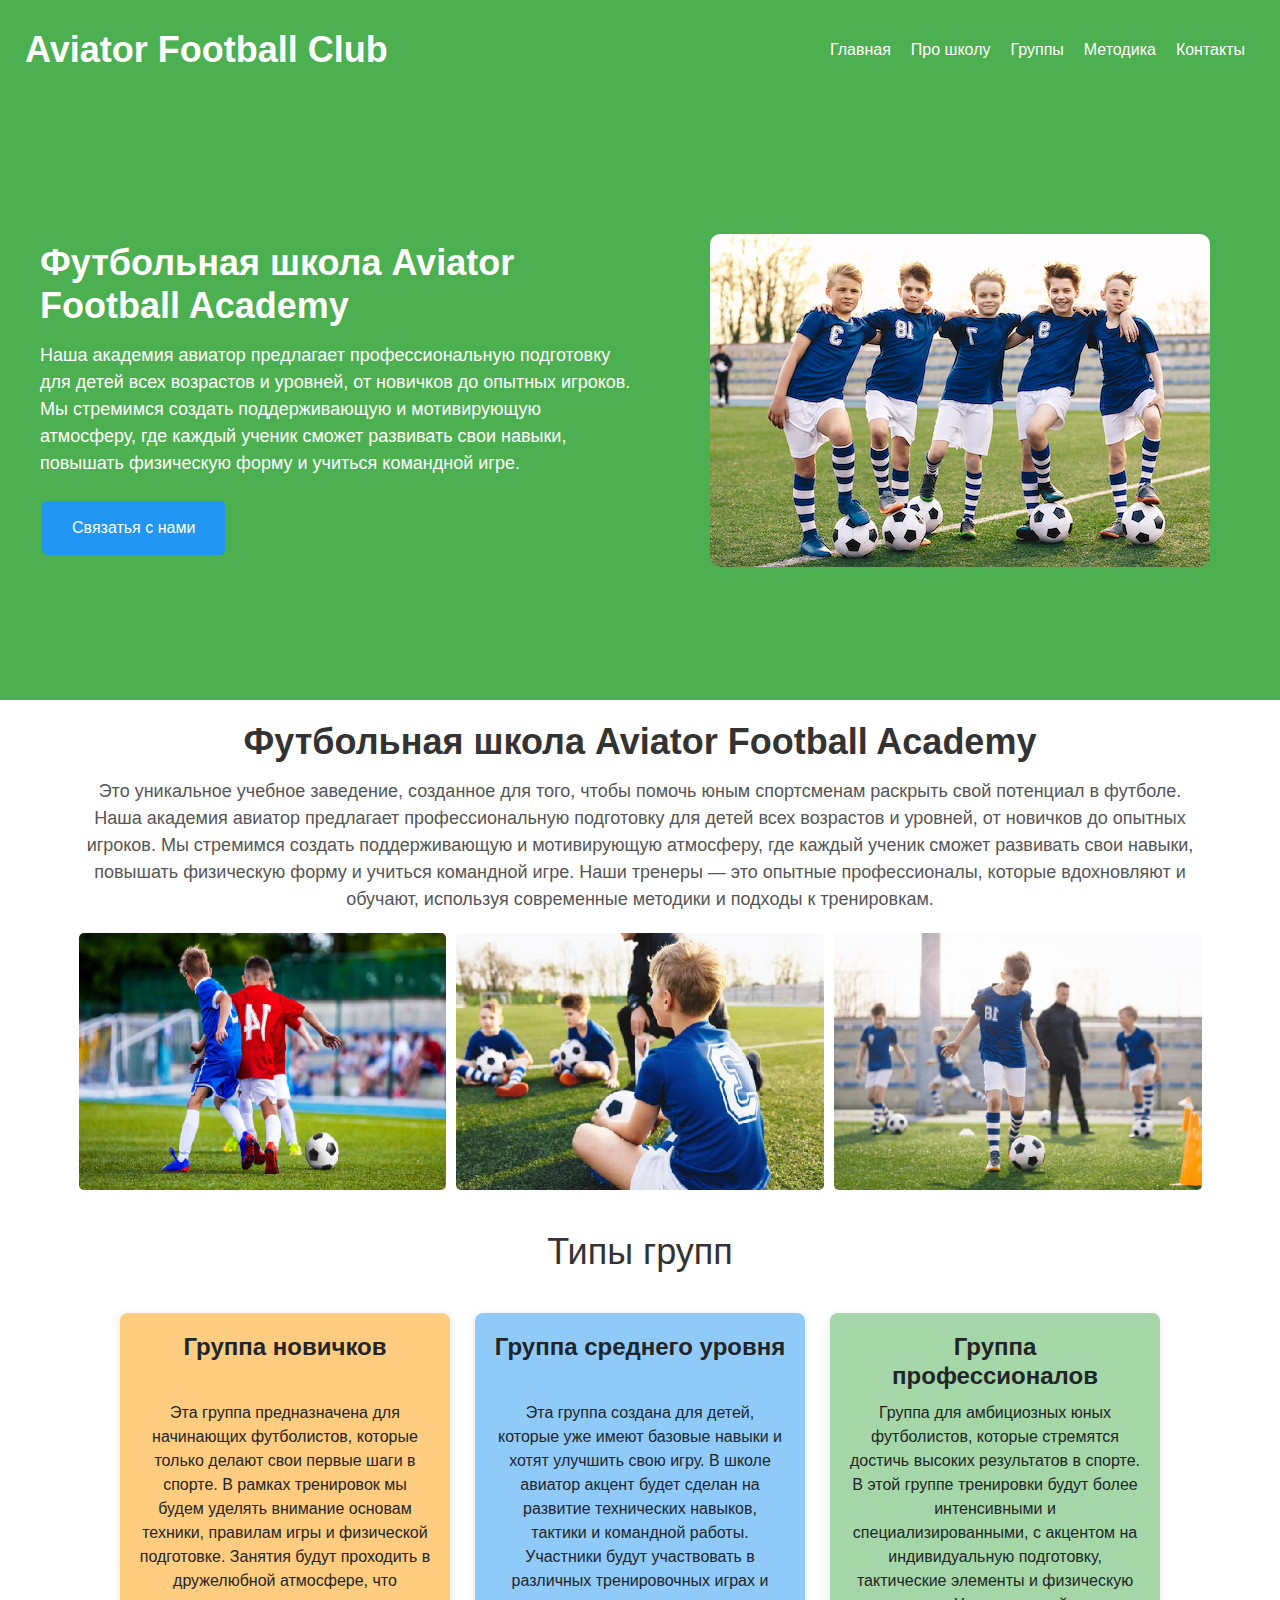
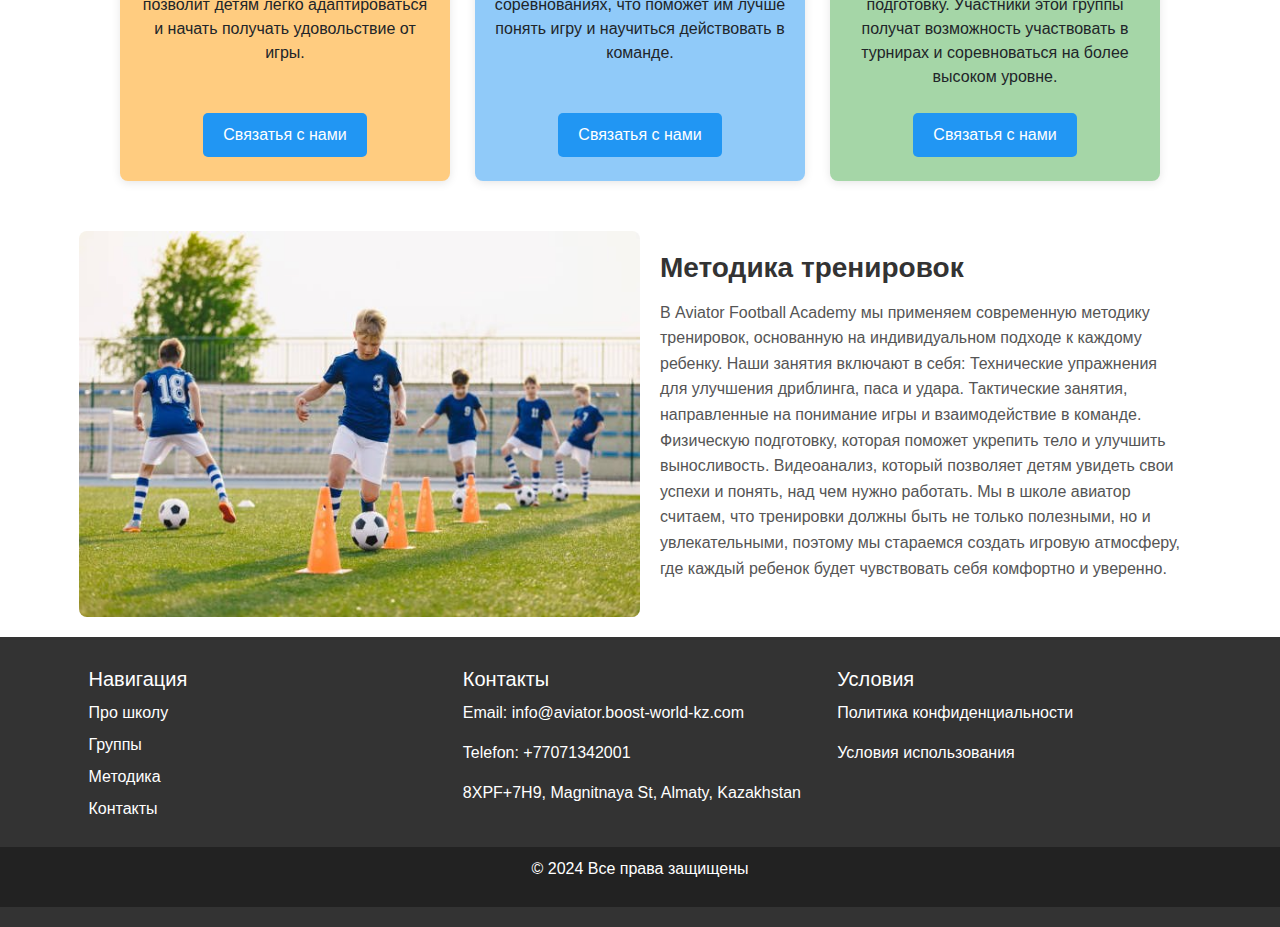
<file: index.html>
<!DOCTYPE html>
<html lang="ru">
<head>
    <meta charset="UTF-8">
    <meta name="viewport" content="width=device-width, initial-scale=1.0">
    <link rel="apple-touch-icon" sizes="180x180" href="favicon/apple-touch-icon.png">
    <link rel="icon" type="image/png" sizes="32x32" href="favicon/favicon-96x96.png">
    <link rel="manifest" href="favicon/site.webmanifest">
    <link rel="stylesheet" href="css/bootstrap.min.css">
    <link rel="stylesheet" href="css/style.css?v1">
    <meta name="description"
          content="Aviator – футбольная академия, ориентированная на молодых спортсменов, желающих улучшить свои навыки и достигать новых успехов. У нас работают профессиональные тренеры, обеспечивающие индивидуальный подход в дружелюбной атмосфере. Присоединяйтесь к нам, находите единомышленников и становитесь частью нашей футбольной семьи! ">
    <title>AVIATOR | Футбольная школа для юных игроков и будущих спортивных звезд</title>
</head>
<body>
<header class="header academy-header">
    <nav class="navbar navbar-expand-lg justify-content-between">
        <div class="logo academy-logo">
            <h1>Aviator Football Club</h1>
        </div>
        <button class="navbar-toggler" type="button" data-toggle="collapse" data-target="#navbarSupportedContent"
                aria-controls="navbarSupportedContent" aria-expanded="false" aria-label="Toggle navigation">
            <span class="toggler-icon"></span>
            <span class="toggler-icon"></span>
            <span class="toggler-icon"></span>
        </button>

        <div class="collapse navbar-collapse sub-menu-bar" id="navbarSupportedContent">
            <ul id="nav" class="navbar-nav align-items-center">
                <li><a href="index.html">Главная</a></li>
                <li><a href="#about">Про школу</a></li>
                <li><a href="#groups">Группы</a></li>
                <li><a href="#methods">Методика</a></li>
                <li><a href="#contacts">Контакты</a></li>
            </ul>
        </div>
    </nav>
</header>

<div class="academy-container">
    <div class="academy-content">
        <h2 class="academy-title">Футбольная школа Aviator Football Academy </h2>
        <p class="academy-text">Наша академия авиатор предлагает профессиональную подготовку для детей всех возрастов и
            уровней, от новичков до опытных игроков. Мы стремимся создать поддерживающую и мотивирующую атмосферу, где
            каждый ученик сможет развивать свои навыки, повышать физическую форму и учиться командной игре. </p>
        <a href="#contacts" class="academy-button">Связатья с нами</a>
    </div>
    <div class="academy-image" itemscope="" itemtype="http://schema.org/ImageObject">
        <meta itemprop="image" content="img/academy.jpg">
        <img loading="lazy" src="img/academy.jpg" alt="Academy Image">
    </div>
</div>

<div class="academy-about-container" id="about">
    <h2 class="academy-about-title">Футбольная школа Aviator Football Academy</h2>
    <p class="academy-about-text">
        Это уникальное учебное заведение, созданное для того, чтобы помочь юным спортсменам раскрыть свой потенциал в
        футболе. Наша академия авиатор предлагает профессиональную подготовку для детей всех возрастов и уровней, от
        новичков до опытных игроков. Мы стремимся создать поддерживающую и мотивирующую атмосферу, где каждый ученик
        сможет развивать свои навыки, повышать физическую форму и учиться командной игре. Наши тренеры — это опытные
        профессионалы, которые вдохновляют и обучают, используя современные методики и подходы к тренировкам.
    </p>
    <div class="academy-about-images" itemscope="" itemtype="http://schema.org/ImageObject">
        <meta itemprop="image" content="img/academy1.jpg">
        <img loading="lazy" src="img/academy1.jpg" alt="Image 1" class="academy-about-image">
        <meta itemprop="image" content="img/academy3.jpg">
        <img loading="lazy" src="img/academy3.jpg" alt="Image 2" class="academy-about-image">
        <meta itemprop="image" content="img/academy6.jpg">
        <img loading="lazy" src="img/academy6.png" alt="Image 3" class="academy-about-image">
    </div>
</div>

<div class="academy-plans-container" id="groups">
    <h2 class="academy-plans-title">Типы групп</h2>
    <div class="academy-plan-card" style="background-color: #FFCC80;">
        <h3 class="academy-plan-name">Группа новичков</h3>
        <p class="academy-plan-price">Эта группа предназначена для начинающих футболистов, которые только делают свои
            первые шаги в спорте. В рамках тренировок мы будем уделять внимание основам техники, правилам игры и
            физической подготовке. Занятия будут проходить в дружелюбной атмосфере, что позволит детям легко
            адаптироваться и начать получать удовольствие от игры.</p>

        <a href="#contacts" class="academy-plan-button">Связатья с нами</a>
    </div>
    <div class="academy-plan-card" style="background-color: #90CAF9;">
        <h3 class="academy-plan-name">Группа среднего уровня</h3>
        <p class="academy-plan-price">Эта группа создана для детей, которые уже имеют базовые навыки и хотят улучшить
            свою игру. В школе авиатор акцент будет сделан на развитие технических навыков, тактики и командной работы.
            Участники будут участвовать в различных тренировочных играх и соревнованиях, что поможет им лучше понять
            игру и научиться действовать в команде.</p>
        <a href="#contacts" class="academy-plan-button">Связатья с нами</a>
    </div>
    <div class="academy-plan-card" style="background-color: #A5D6A7;">
        <h3 class="academy-plan-name">Группа профессионалов</h3>
        <p class="academy-plan-price">Группа для амбициозных юных футболистов, которые стремятся достичь высоких
            результатов в спорте. В этой группе тренировки будут более интенсивными и специализированными, с акцентом на
            индивидуальную подготовку, тактические элементы и физическую подготовку. Участники этой группы получат
            возможность участвовать в турнирах и соревноваться на более высоком уровне.</p>
        <a href="#contacts" class="academy-plan-button">Связатья с нами</a>
    </div>
</div>

<div class="academy-info-container" id="methods" itemscope="" itemtype="http://schema.org/ImageObject">
    <meta itemprop="image" content="img/5.jpg">
    <img loading="lazy" src="img/5.jpg" alt="Nature" class="academy-info-image">
    <div class="academy-info-content">
        <h2 class="academy-info-title">Методика тренировок</h2>
        <p class="academy-info-text">
            В Aviator Football Academy мы применяем современную методику тренировок, основанную на индивидуальном
            подходе к каждому ребенку. Наши занятия включают в себя:

            Технические упражнения для улучшения дриблинга, паса и удара.
            Тактические занятия, направленные на понимание игры и взаимодействие в команде.
            Физическую подготовку, которая поможет укрепить тело и улучшить выносливость.
            Видеоанализ, который позволяет детям увидеть свои успехи и понять, над чем нужно работать. Мы в школе
            авиатор считаем, что тренировки должны быть не только полезными, но и увлекательными, поэтому мы стараемся
            создать игровую атмосферу, где каждый ребенок будет чувствовать себя комфортно и уверенно. </p>
    </div>
</div>

<footer class="academy-footer" id="contacts">
    <div class="academy-footer-container">
        <div class="academy-footer-section">
            <h3 class="academy-footer-title">Навигация</h3>
            <ul class="academy-footer-links">
                <li><a href="index.html">Про школу</a></li>
                <li><a href="#about">Группы</a></li>
                <li><a href="#methods">Методика</a></li>
                <li><a href="#contacts">Контакты</a></li>
            </ul>
        </div>
        <div class="academy-footer-section">
            <h3 class="academy-footer-title">Контакты</h3>
            <p>Email: info@aviator.boost-world-kz.com</p>
            <p>Telefon: +77071342001</p>
            <p>8XPF+7H9, Magnitnaya St, Almaty, Kazakhstan</p>
        </div>
        <div class="academy-footer-section">
            <h3 class="academy-footer-title">Условия</h3>
            <p><a href="policy.html" class="text-white">Политика конфиденциальности</a></p>
            <p><a href="terms.html" class="text-white">Условия использования</a></p>
        </div>
    </div>
    <div class="academy-footer-bottom">
        <p>© 2024 Все права защищены</p>
    </div>
</footer>

</body>
<script src="js/jquery-1.12.4.min.js"></script>
<script src="js/bootstrap.min.js"></script>
<script src="js/main.js"></script>
<script type="application/ld+json">
    {
        "@context": "https://schema.org",
        "@type": "Organization",
        "name": "AVIATOR | Футбольная школа для юных игроков и будущих спортивных звезд",
        "url": "",
        "logo": "/favicon/favicon.ico"
    }
</script>
<script type="application/ld+json">
    {
        "@context": "https://schema.org",
        "@type": "WPHeader",
        "headline": "AVIATOR | Футбольная школа для юных игроков и будущих спортивных звезд",
        "description": "Aviator – футбольная академия, ориентированная на молодых спортсменов, желающих улучшить свои навыки и достигать новых успехов. У нас работают профессиональные тренеры, обеспечивающие индивидуальный подход в дружелюбной атмосфере. Присоединяйтесь к нам, находите единомышленников и становитесь частью нашей футбольной семьи!",
        "url": "",
        "publisher": {
            "@type": "Organization",
            "name": "AVIATOR | Футбольная школа для юных игроков и будущих спортивных звезд",
            "logo": {
                "@type": "ImageObject",
                "url": "/favicon/favicon.ico"
            }
        }
    }
</script>
<script type="application/ld+json">
    {
        "@context": "https://schema.org",
        "@type": "WebPage",
        "name": "AVIATOR | Футбольная школа для юных игроков и будущих спортивных звезд",
        "description": "Aviator – футбольная академия, ориентированная на молодых спортсменов, желающих улучшить свои навыки и достигать новых успехов. У нас работают профессиональные тренеры, обеспечивающие индивидуальный подход в дружелюбной атмосфере. Присоединяйтесь к нам, находите единомышленников и становитесь частью нашей футбольной семьи!",
        "publisher": {
            "@type": "Organization",
            "name": "AVIATOR | Футбольная школа для юных игроков и будущих спортивных звезд"
        },
        "license": "A license document that applies to this content, typically indicated by URL"
    }
</script>
<script type="application/ld+json">
    {
        "@context": "https://schema.org",
        "@type": "SiteNavigationElement",
        "name": "Main Navigation",
        "url": "",
        "hasPart": [
            {
                "@type": "WebPage",
                "name": "Home",
                "url": ""
            },
            {
                "@type": "WebPage",
                "name": "Policy",
                "url": "/policy.html"
            },
            {
                "@type": "WebPage",
                "name": "Terms of Conditions",
                "url": "/terms.html"
            },
            {
                "@type": "WebPage",
                "name": "Disclaimer",
                "url": "/disclaimer.html"
            }
        ]
    }
</script>
</html>
</file>
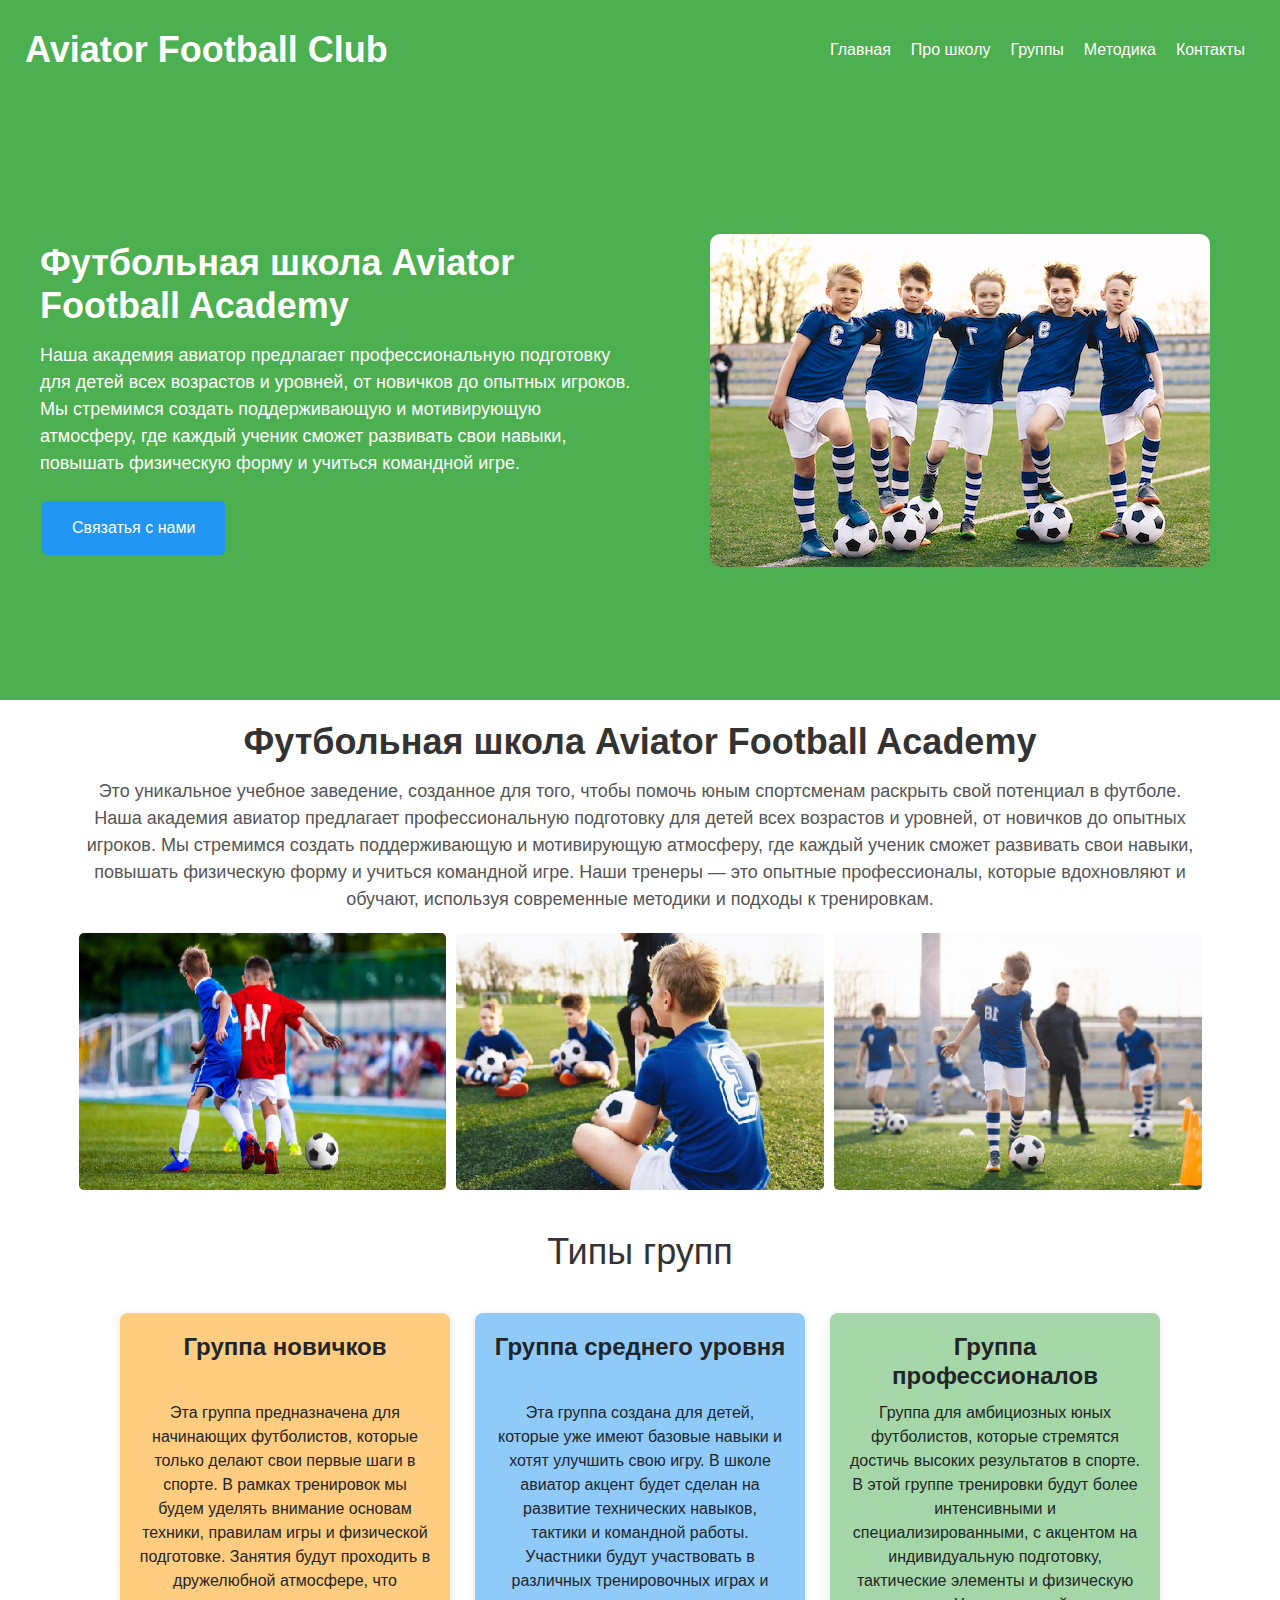
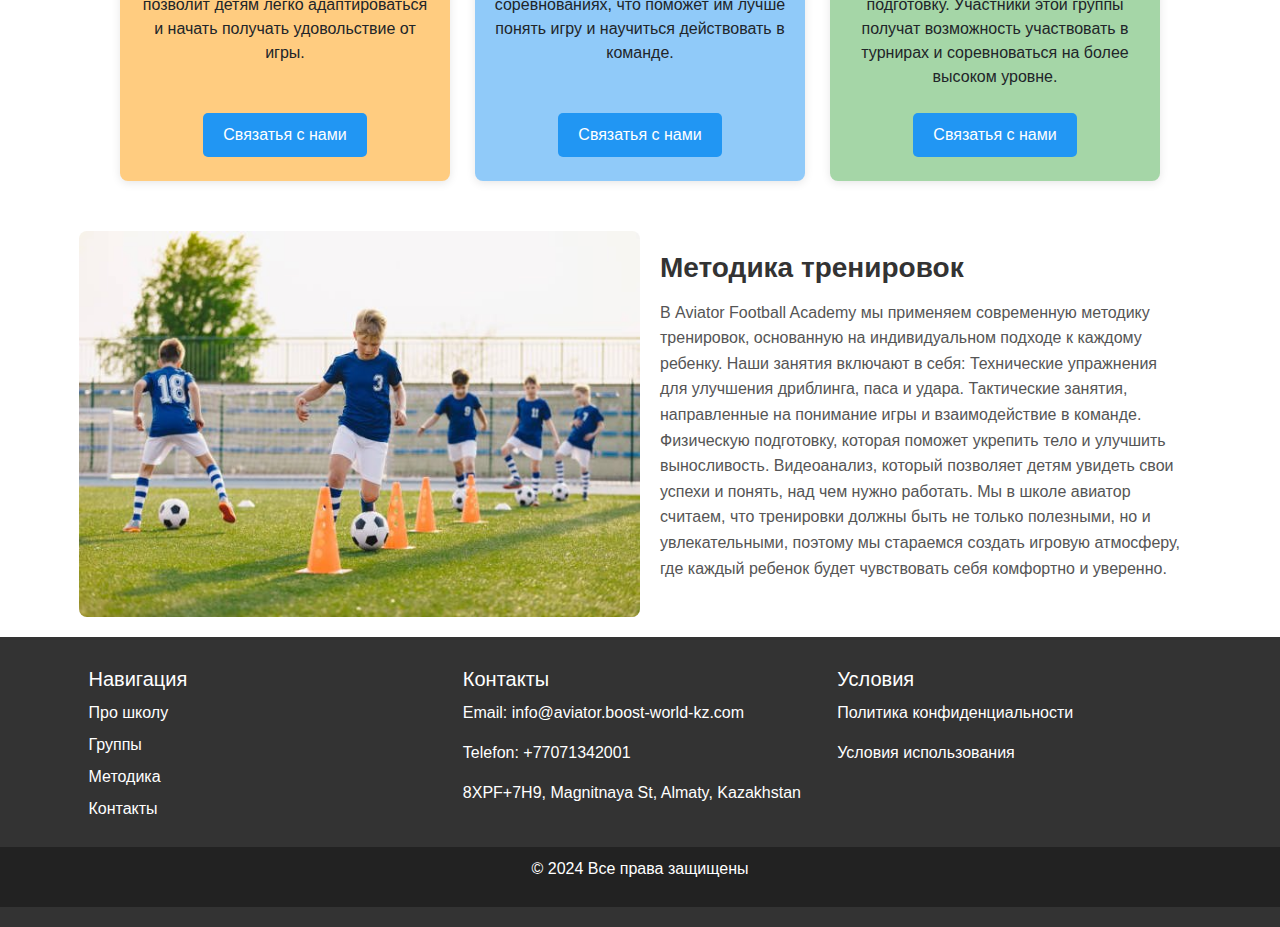
<file: index1.html>
<!DOCTYPE html>
<html lang="ru">
<head>
    <meta charset="UTF-8">
    <meta name="viewport" content="width=device-width, initial-scale=1.0">
    <link rel="apple-touch-icon" sizes="180x180" href="favicon/apple-touch-icon.png">
    <link rel="icon" type="image/png" sizes="32x32" href="favicon/favicon-96x96.png">
    <link rel="manifest" href="favicon/site.webmanifest">
    <link rel="stylesheet" href="css/bootstrap.min.css">
    <link rel="stylesheet" href="css/style.css?v1">
    <meta name="description"
          content="Aviator – футбольная академия, ориентированная на молодых спортсменов, желающих улучшить свои навыки и достигать новых успехов. У нас работают профессиональные тренеры, обеспечивающие индивидуальный подход в дружелюбной атмосфере. Присоединяйтесь к нам, находите единомышленников и становитесь частью нашей футбольной семьи! ">
    <title>AVIATOR | Футбольная школа для юных игроков и будущих спортивных звезд</title>
</head>
<body>
<div id="original">
    <div class="wrap__btn--PxHri--section">
        <div class="main__img--l83Xf--section"><img src="img/logo.svg" alt="Logo" class="logo-img">
            <h1>Вам уже 18 лет?</h1>
            <div class="button__header--0mbZF--element"><a href="#" class="button button-yes">Да</a><a href="#" class="button button-no">Нет</a>
            </div>
        </div>
    </div>
</div>
<header class="header academy-header">
    <nav class="navbar navbar-expand-lg justify-content-between">
        <div class="logo academy-logo">
            <h1>Aviator Football Club</h1>
        </div>
        <button class="navbar-toggler" type="button" data-toggle="collapse" data-target="#navbarSupportedContent"
                aria-controls="navbarSupportedContent" aria-expanded="false" aria-label="Toggle navigation">
            <span class="toggler-icon"></span>
            <span class="toggler-icon"></span>
            <span class="toggler-icon"></span>
        </button>

        <div class="collapse navbar-collapse sub-menu-bar" id="navbarSupportedContent">
            <ul id="nav" class="navbar-nav align-items-center">
                <li><a href="index.html">Главная</a></li>
                <li><a href="#about">Про школу</a></li>
                <li><a href="#groups">Группы</a></li>
                <li><a href="#methods">Методика</a></li>
                <li><a href="#contacts">Контакты</a></li>
            </ul>
        </div>
    </nav>
</header>

<div class="academy-container">
    <div class="academy-content">
        <h2 class="academy-title">Футбольная школа Aviator Football Academy </h2>
        <p class="academy-text">Наша академия авиатор предлагает профессиональную подготовку для детей всех возрастов и
            уровней, от новичков до опытных игроков. Мы стремимся создать поддерживающую и мотивирующую атмосферу, где
            каждый ученик сможет развивать свои навыки, повышать физическую форму и учиться командной игре. </p>
        <a href="#contacts" class="academy-button">Связатья с нами</a>
    </div>
    <div class="academy-image" itemscope="" itemtype="http://schema.org/ImageObject">
        <meta itemprop="image" content="img/academy.jpg">
        <img loading="lazy" src="img/academy.jpg" alt="Academy Image">
    </div>
</div>

<div class="academy-about-container" id="about">
    <h2 class="academy-about-title">Футбольная школа Aviator Football Academy</h2>
    <p class="academy-about-text">
        Это уникальное учебное заведение, созданное для того, чтобы помочь юным спортсменам раскрыть свой потенциал в
        футболе. Наша академия авиатор предлагает профессиональную подготовку для детей всех возрастов и уровней, от
        новичков до опытных игроков. Мы стремимся создать поддерживающую и мотивирующую атмосферу, где каждый ученик
        сможет развивать свои навыки, повышать физическую форму и учиться командной игре. Наши тренеры — это опытные
        профессионалы, которые вдохновляют и обучают, используя современные методики и подходы к тренировкам.
    </p>
    <div class="academy-about-images" itemscope="" itemtype="http://schema.org/ImageObject">
        <meta itemprop="image" content="img/academy1.jpg">
        <img loading="lazy" src="img/academy1.jpg" alt="Image 1" class="academy-about-image">
        <meta itemprop="image" content="img/academy3.jpg">
        <img loading="lazy" src="img/academy3.jpg" alt="Image 2" class="academy-about-image">
        <meta itemprop="image" content="img/academy6.jpg">
        <img loading="lazy" src="img/academy6.png" alt="Image 3" class="academy-about-image">
    </div>
</div>

<div class="academy-plans-container" id="groups">
    <h2 class="academy-plans-title">Типы групп</h2>
    <div class="academy-plan-card" style="background-color: #FFCC80;">
        <h3 class="academy-plan-name">Группа новичков</h3>
        <p class="academy-plan-price">Эта группа предназначена для начинающих футболистов, которые только делают свои
            первые шаги в спорте. В рамках тренировок мы будем уделять внимание основам техники, правилам игры и
            физической подготовке. Занятия будут проходить в дружелюбной атмосфере, что позволит детям легко
            адаптироваться и начать получать удовольствие от игры.</p>

        <a href="#contacts" class="academy-plan-button">Связатья с нами</a>
    </div>
    <div class="academy-plan-card" style="background-color: #90CAF9;">
        <h3 class="academy-plan-name">Группа среднего уровня</h3>
        <p class="academy-plan-price">Эта группа создана для детей, которые уже имеют базовые навыки и хотят улучшить
            свою игру. В школе авиатор акцент будет сделан на развитие технических навыков, тактики и командной работы.
            Участники будут участвовать в различных тренировочных играх и соревнованиях, что поможет им лучше понять
            игру и научиться действовать в команде.</p>
        <a href="#contacts" class="academy-plan-button">Связатья с нами</a>
    </div>
    <div class="academy-plan-card" style="background-color: #A5D6A7;">
        <h3 class="academy-plan-name">Группа профессионалов</h3>
        <p class="academy-plan-price">Группа для амбициозных юных футболистов, которые стремятся достичь высоких
            результатов в спорте. В этой группе тренировки будут более интенсивными и специализированными, с акцентом на
            индивидуальную подготовку, тактические элементы и физическую подготовку. Участники этой группы получат
            возможность участвовать в турнирах и соревноваться на более высоком уровне.</p>
        <a href="#contacts" class="academy-plan-button">Связатья с нами</a>
    </div>
</div>

<div class="academy-info-container" id="methods" itemscope="" itemtype="http://schema.org/ImageObject">
    <meta itemprop="image" content="img/5.jpg">
    <img loading="lazy" src="img/5.jpg" alt="Nature" class="academy-info-image">
    <div class="academy-info-content">
        <h2 class="academy-info-title">Методика тренировок</h2>
        <p class="academy-info-text">
            В Aviator Football Academy мы применяем современную методику тренировок, основанную на индивидуальном
            подходе к каждому ребенку. Наши занятия включают в себя:

            Технические упражнения для улучшения дриблинга, паса и удара.
            Тактические занятия, направленные на понимание игры и взаимодействие в команде.
            Физическую подготовку, которая поможет укрепить тело и улучшить выносливость.
            Видеоанализ, который позволяет детям увидеть свои успехи и понять, над чем нужно работать. Мы в школе
            авиатор считаем, что тренировки должны быть не только полезными, но и увлекательными, поэтому мы стараемся
            создать игровую атмосферу, где каждый ребенок будет чувствовать себя комфортно и уверенно. </p>
    </div>
</div>

<footer class="academy-footer" id="contacts">
    <div class="academy-footer-container">
        <div class="academy-footer-section">
            <h3 class="academy-footer-title">Навигация</h3>
            <ul class="academy-footer-links">
                <li><a href="index.html">Про школу</a></li>
                <li><a href="#about">Группы</a></li>
                <li><a href="#methods">Методика</a></li>
                <li><a href="#contacts">Контакты</a></li>
            </ul>
        </div>
        <div class="academy-footer-section">
            <h3 class="academy-footer-title">Контакты</h3>
            <p>Email: info@aviator.boost-world-kz.com</p>
            <p>Telefon: +77071342001</p>
            <p>8XPF+7H9, Magnitnaya St, Almaty, Kazakhstan</p>
        </div>
        <div class="academy-footer-section">
            <h3 class="academy-footer-title">Условия</h3>
            <p><a href="policy.html" class="text-white">Политика конфиденциальности</a></p>
            <p><a href="terms.html" class="text-white">Условия использования</a></p>
        </div>
    </div>
    <div class="academy-footer-bottom">
        <p>© 2024 Все права защищены</p>
    </div>
</footer>

</body>
<script src="js/jquery-1.12.4.min.js"></script>
<script src="js/bootstrap.min.js"></script>
<script src="js/main.js"></script>
<script type="application/ld+json">
    {
        "@context": "https://schema.org",
        "@type": "Organization",
        "name": "AVIATOR | Футбольная школа для юных игроков и будущих спортивных звезд",
        "url": "",
        "logo": "/favicon/favicon.ico"
    }
</script>
<script type="application/ld+json">
    {
        "@context": "https://schema.org",
        "@type": "WPHeader",
        "headline": "AVIATOR | Футбольная школа для юных игроков и будущих спортивных звезд",
        "description": "Aviator – футбольная академия, ориентированная на молодых спортсменов, желающих улучшить свои навыки и достигать новых успехов. У нас работают профессиональные тренеры, обеспечивающие индивидуальный подход в дружелюбной атмосфере. Присоединяйтесь к нам, находите единомышленников и становитесь частью нашей футбольной семьи!",
        "url": "",
        "publisher": {
            "@type": "Organization",
            "name": "AVIATOR | Футбольная школа для юных игроков и будущих спортивных звезд",
            "logo": {
                "@type": "ImageObject",
                "url": "/favicon/favicon.ico"
            }
        }
    }
</script>
<script type="application/ld+json">
    {
        "@context": "https://schema.org",
        "@type": "WebPage",
        "name": "AVIATOR | Футбольная школа для юных игроков и будущих спортивных звезд",
        "description": "Aviator – футбольная академия, ориентированная на молодых спортсменов, желающих улучшить свои навыки и достигать новых успехов. У нас работают профессиональные тренеры, обеспечивающие индивидуальный подход в дружелюбной атмосфере. Присоединяйтесь к нам, находите единомышленников и становитесь частью нашей футбольной семьи!",
        "publisher": {
            "@type": "Organization",
            "name": "AVIATOR | Футбольная школа для юных игроков и будущих спортивных звезд"
        },
        "license": "A license document that applies to this content, typically indicated by URL"
    }
</script>
<script type="application/ld+json">
    {
        "@context": "https://schema.org",
        "@type": "SiteNavigationElement",
        "name": "Main Navigation",
        "url": "",
        "hasPart": [
            {
                "@type": "WebPage",
                "name": "Home",
                "url": ""
            },
            {
                "@type": "WebPage",
                "name": "Policy",
                "url": "/policy.html"
            },
            {
                "@type": "WebPage",
                "name": "Terms of Conditions",
                "url": "/terms.html"
            },
            {
                "@type": "WebPage",
                "name": "Disclaimer",
                "url": "/disclaimer.html"
            }
        ]
    }
</script>
</html>
</file>
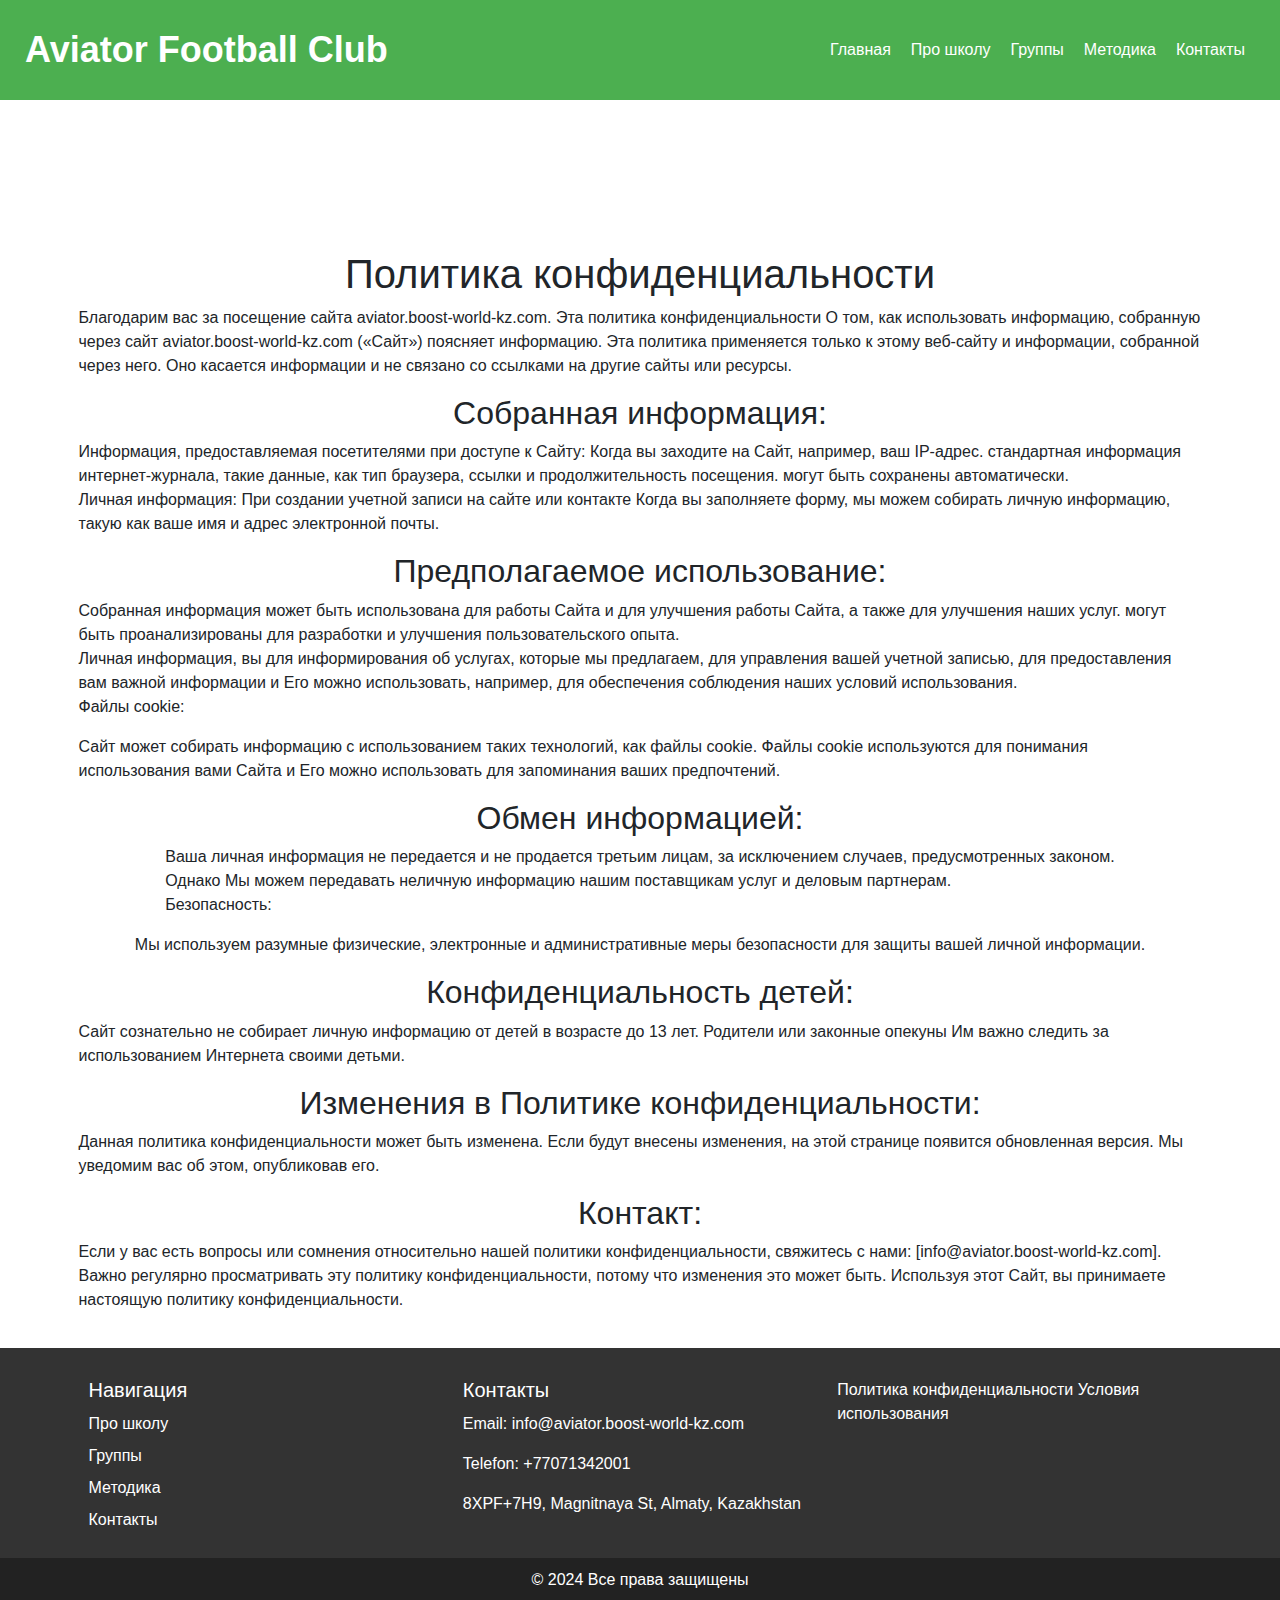
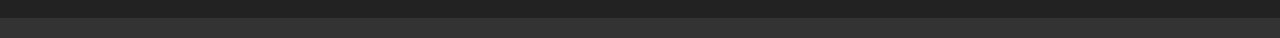
<file: policy.html>
<!DOCTYPE html>
<html lang="ru">
<head>
    <meta charset="UTF-8">
    <meta name="viewport" content="width=device-width, initial-scale=1.0">
    <link rel="apple-touch-icon" sizes="180x180" href="favicon/apple-touch-icon.png">
    <link rel="icon" type="image/png" sizes="32x32" href="favicon/favicon-96x96.png">
    <link rel="manifest" href="favicon/site.webmanifest">
    <link rel="stylesheet" href="css/bootstrap.min.css">
    <link rel="stylesheet" href="css/style.css?v1">
    <meta name="description"
          content="Aviator – футбольная академия, ориентированная на молодых спортсменов, желающих улучшить свои навыки и достигать новых успехов. У нас работают профессиональные тренеры, обеспечивающие индивидуальный подход в дружелюбной атмосфере. Присоединяйтесь к нам, находите единомышленников и становитесь частью нашей футбольной семьи! ">
    <title>AVIATOR | Футбольная школа для юных игроков и будущих спортивных звезд</title>
</head>
<body>
<header class="header academy-header">
    <nav class="navbar navbar-expand-lg justify-content-between">
        <div class="logo academy-logo">
            <h1>Aviator Football Club</h1>
        </div>
        <button class="navbar-toggler" type="button" data-toggle="collapse" data-target="#navbarSupportedContent"
                aria-controls="navbarSupportedContent" aria-expanded="false" aria-label="Toggle navigation">
            <span class="toggler-icon"></span>
            <span class="toggler-icon"></span>
            <span class="toggler-icon"></span>
        </button>

        <div class="collapse navbar-collapse sub-menu-bar" id="navbarSupportedContent">
            <ul id="nav" class="navbar-nav align-items-center">
                <li><a href="index.html">Главная</a></li>
                <li><a href="index.html#about">Про школу</a></li>
                <li><a href="index.html#groups">Группы</a></li>
                <li><a href="index.html#methods">Методика</a></li>
                <li><a href="#contacts">Контакты</a></li>
            </ul>
        </div>
    </nav>
</header>

<div class="academy-about-container policy">
    <h1>Политика конфиденциальности</h1>
    <p>Благодарим вас за посещение сайта aviator.boost-world-kz.com. Эта политика конфиденциальности
        О том, как использовать информацию, собранную через сайт aviator.boost-world-kz.com («Сайт»)
        поясняет информацию. Эта политика применяется только к этому веб-сайту и информации, собранной через
        него.
        Оно касается информации и не связано со ссылками на другие сайты или ресурсы.</p>
    <h2>
        Собранная информация:</h2>
    <p>
        Информация, предоставляемая посетителями при доступе к Сайту: Когда вы заходите на Сайт, например, ваш
        IP-адрес.
        стандартная информация интернет-журнала, такие данные, как тип браузера, ссылки и продолжительность
        посещения.
        могут быть сохранены автоматически.<br>Личная информация: При создании учетной записи на сайте или
        контакте
        Когда вы заполняете форму, мы можем собирать личную информацию, такую ​​как ваше имя и адрес электронной
        почты.<br>
    </p>
    <h2>Предполагаемое использование:</h2>
    <p>
        Собранная информация может быть использована для работы Сайта и для улучшения работы Сайта, а также для
        улучшения наших услуг.
        могут быть проанализированы для разработки и улучшения пользовательского опыта.<br>Личная информация, вы
        для информирования об услугах, которые мы предлагаем, для управления вашей учетной записью, для
        предоставления вам важной информации и
        Его можно использовать, например, для обеспечения соблюдения наших условий использования.<br>Файлы
        cookie:</p>
    <p>
        Сайт может собирать информацию с использованием таких технологий, как файлы cookie. Файлы cookie
        используются для понимания использования вами Сайта и
        Его можно использовать для запоминания ваших предпочтений.<br></p>
    <h2>Обмен информацией:</h2>
    <p>
        Ваша личная информация не передается и не продается третьим лицам, за исключением случаев,
        предусмотренных законом.<br>Однако
        Мы можем передавать неличную информацию нашим поставщикам услуг и деловым партнерам.<br>Безопасность:
    </p>
    <p>
        Мы используем разумные физические, электронные и административные меры безопасности для защиты вашей
        личной информации.<br></p>
    <h2>Конфиденциальность детей:</h2>
    <p>
        Сайт сознательно не собирает личную информацию от детей в возрасте до 13 лет. Родители или законные
        опекуны
        Им важно следить за использованием Интернета своими детьми.<br></p>
    <h2>Изменения в Политике конфиденциальности:</h2>
    <p>
        Данная политика конфиденциальности может быть изменена. Если будут внесены изменения, на этой странице
        появится обновленная версия.
        Мы уведомим вас об этом, опубликовав его.<br></p>
    <h2>Контакт:</h2>
    <p>
        Если у вас есть вопросы или сомнения относительно нашей политики конфиденциальности, свяжитесь с нами:
        [info@aviator.boost-world-kz.com].<br>Важно регулярно просматривать эту политику конфиденциальности, потому что
        изменения
        это может быть. Используя этот Сайт, вы принимаете настоящую политику конфиденциальности.</p>
</div>

<footer class="academy-footer" id="contacts">
    <div class="academy-footer-container">
        <div class="academy-footer-section">
            <h3 class="academy-footer-title">Навигация</h3>
            <ul class="academy-footer-links">
                <li><a href="index.html">Про школу</a></li>
                <li><a href="index.html#about">Группы</a></li>
                <li><a href="index.html#methods">Методика</a></li>
                <li><a href="#contacts">Контакты</a></li>
            </ul>
        </div>
        <div class="academy-footer-section">
            <h3 class="academy-footer-title">Контакты</h3>
            <p>Email: info@aviator.boost-world-kz.com</p>
            <p>Telefon: +77071342001</p>
            <p>8XPF+7H9, Magnitnaya St, Almaty, Kazakhstan</p>
        </div>
        <div class="academy-footer-section">
            <a href="policy.html" class="text-white">Политика конфиденциальности</a>
            <a href="terms.html" class="text-white">Условия использования</a>
        </div>
    </div>
    <div class="academy-footer-bottom">
        <p>© 2024 Все права защищены</p>
    </div>
</footer>

</body>
<script src="js/jquery-1.12.4.min.js"></script>
<script src="js/bootstrap.min.js"></script>
<script src="js/main.js"></script>
<script type="application/ld+json">
    {
        "@context": "https://schema.org",
        "@type": "Organization",
        "name": "AVIATOR | Футбольная школа для юных игроков и будущих спортивных звезд",
        "url": "",
        "logo": "/favicon/favicon.ico"
    }
</script>
<script type="application/ld+json">
    {
        "@context": "https://schema.org",
        "@type": "WPHeader",
        "headline": "AVIATOR | Футбольная школа для юных игроков и будущих спортивных звезд",
        "description": "Aviator – футбольная академия, ориентированная на молодых спортсменов, желающих улучшить свои навыки и достигать новых успехов. У нас работают профессиональные тренеры, обеспечивающие индивидуальный подход в дружелюбной атмосфере. Присоединяйтесь к нам, находите единомышленников и становитесь частью нашей футбольной семьи!",
        "url": "",
        "publisher": {
            "@type": "Organization",
            "name": "AVIATOR | Футбольная школа для юных игроков и будущих спортивных звезд",
            "logo": {
                "@type": "ImageObject",
                "url": "/favicon/favicon.ico"
            }
        }
    }
</script>
<script type="application/ld+json">
    {
        "@context": "https://schema.org",
        "@type": "WebPage",
        "name": "AVIATOR | Футбольная школа для юных игроков и будущих спортивных звезд",
        "description": "Aviator – футбольная академия, ориентированная на молодых спортсменов, желающих улучшить свои навыки и достигать новых успехов. У нас работают профессиональные тренеры, обеспечивающие индивидуальный подход в дружелюбной атмосфере. Присоединяйтесь к нам, находите единомышленников и становитесь частью нашей футбольной семьи!",
        "publisher": {
            "@type": "Organization",
            "name": "AVIATOR | Футбольная школа для юных игроков и будущих спортивных звезд"
        },
        "license": "A license document that applies to this content, typically indicated by URL"
    }
</script>
<script type="application/ld+json">
    {
        "@context": "https://schema.org",
        "@type": "SiteNavigationElement",
        "name": "Main Navigation",
        "url": "",
        "hasPart": [
            {
                "@type": "WebPage",
                "name": "Home",
                "url": ""
            },
            {
                "@type": "WebPage",
                "name": "Policy",
                "url": "/policy.html"
            },
            {
                "@type": "WebPage",
                "name": "Terms of Conditions",
                "url": "/terms.html"
            },
            {
                "@type": "WebPage",
                "name": "Disclaimer",
                "url": "/disclaimer.html"
            }
        ]
    }
</script>
</html>
</file>
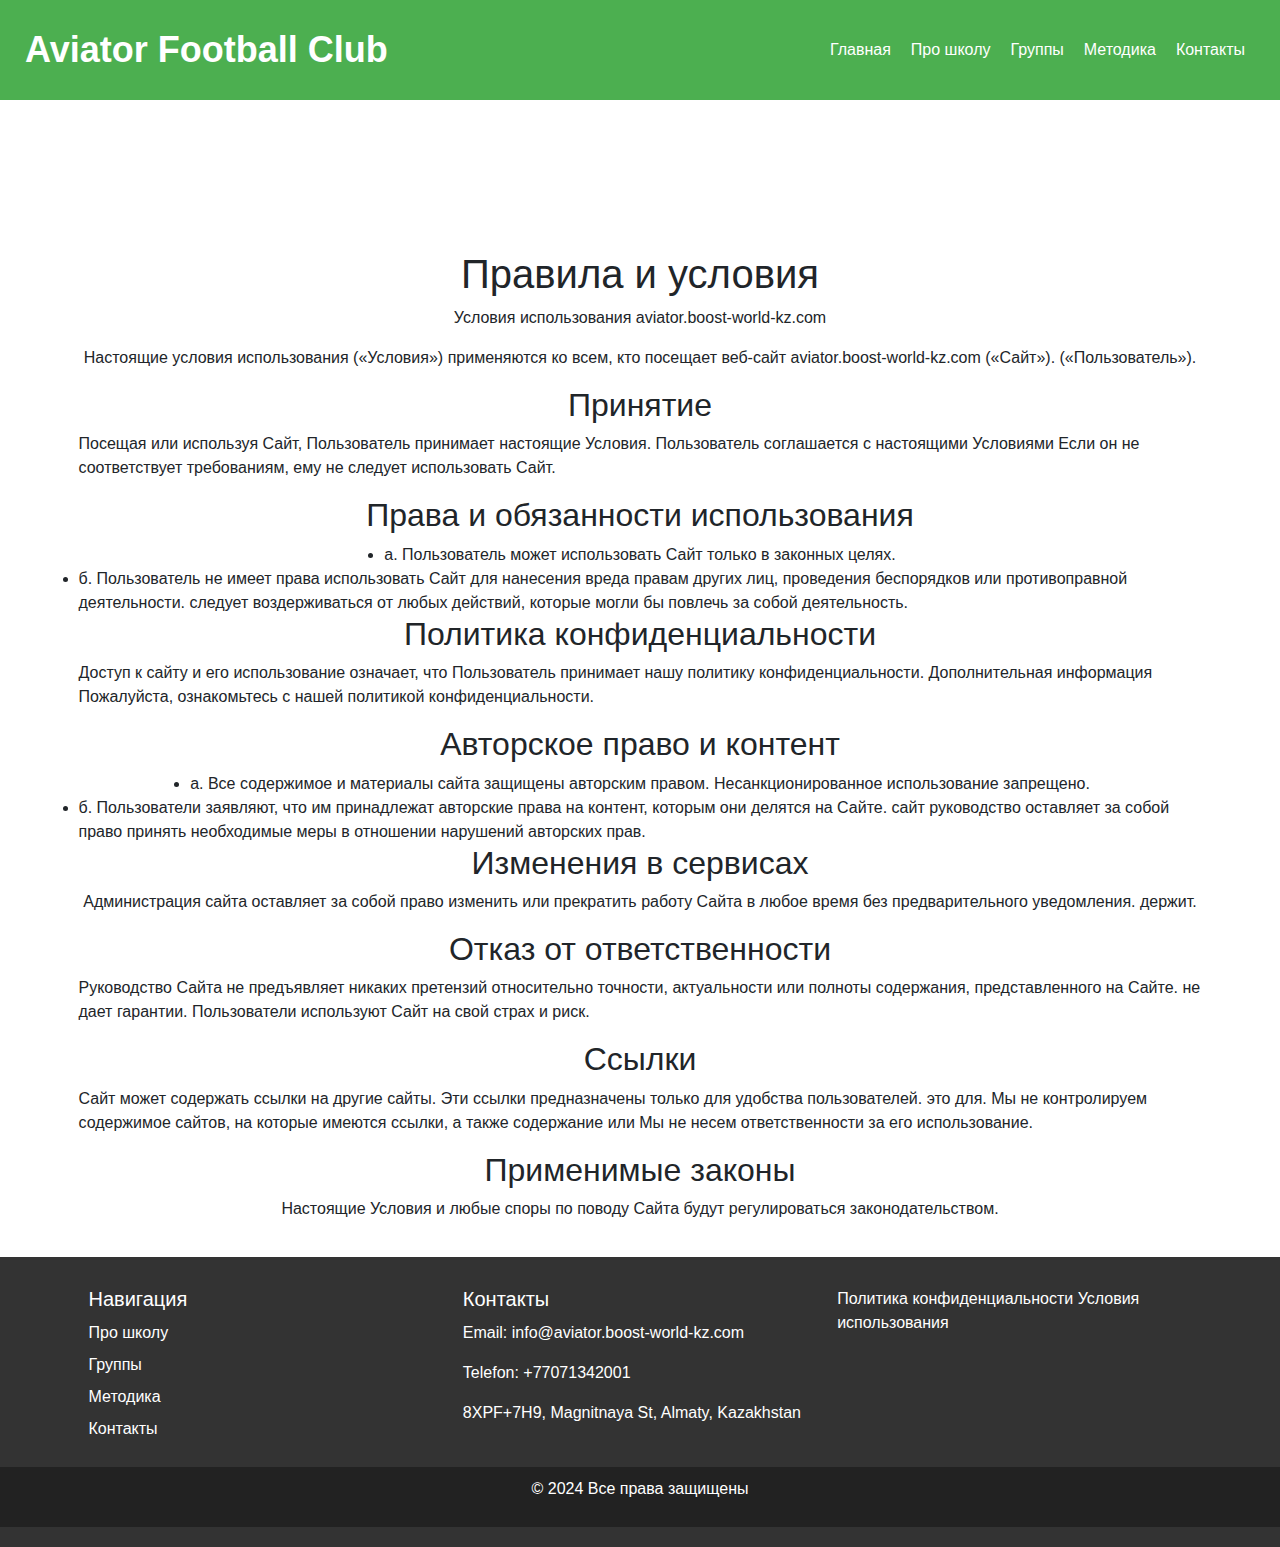
<file: terms.html>
<!DOCTYPE html>
<html lang="ru">
<head>
    <meta charset="UTF-8">
    <meta name="viewport" content="width=device-width, initial-scale=1.0">
    <link rel="apple-touch-icon" sizes="180x180" href="favicon/apple-touch-icon.png">
    <link rel="icon" type="image/png" sizes="32x32" href="favicon/favicon-96x96.png">
    <link rel="manifest" href="favicon/site.webmanifest">
    <link rel="stylesheet" href="css/bootstrap.min.css">
    <link rel="stylesheet" href="css/style.css?v1">
    <meta name="description"
          content="Aviator – футбольная академия, ориентированная на молодых спортсменов, желающих улучшить свои навыки и достигать новых успехов. У нас работают профессиональные тренеры, обеспечивающие индивидуальный подход в дружелюбной атмосфере. Присоединяйтесь к нам, находите единомышленников и становитесь частью нашей футбольной семьи! ">
    <title>AVIATOR | Футбольная школа для юных игроков и будущих спортивных звезд</title>
</head>
<body>
<header class="header academy-header">
    <nav class="navbar navbar-expand-lg justify-content-between">
        <div class="logo academy-logo">
            <h1>Aviator Football Club</h1>
        </div>
        <button class="navbar-toggler" type="button" data-toggle="collapse" data-target="#navbarSupportedContent"
                aria-controls="navbarSupportedContent" aria-expanded="false" aria-label="Toggle navigation">
            <span class="toggler-icon"></span>
            <span class="toggler-icon"></span>
            <span class="toggler-icon"></span>
        </button>

        <div class="collapse navbar-collapse sub-menu-bar" id="navbarSupportedContent">
            <ul id="nav" class="navbar-nav align-items-center">
                <li><a href="index.html">Главная</a></li>
                <li><a href="index.html#about">Про школу</a></li>
                <li><a href="index.html#groups">Группы</a></li>
                <li><a href="index.html#methods">Методика</a></li>
                <li><a href="#contacts">Контакты</a></li>
            </ul>
        </div>
    </nav>
</header>

<div class="academy-about-container policy">
    <h1>Правила и условия</h1>
    <p>Условия использования aviator.boost-world-kz.com</p>
    <p>Настоящие условия использования («Условия») применяются ко всем, кто посещает веб-сайт aviator.boost-world-kz.com
        («Сайт»).
        («Пользователь»).</p>
    <h2>Принятие</h2>
    <p>Посещая или используя Сайт, Пользователь принимает настоящие Условия. Пользователь соглашается с
        настоящими Условиями
        Если он не соответствует требованиям, ему не следует использовать Сайт.</p>
    <h2>Права и обязанности использования</h2>
    <li>а. Пользователь может использовать Сайт только в законных целях.</li>
    <li>б. Пользователь не имеет права использовать Сайт для нанесения вреда правам других лиц, проведения
        беспорядков или противоправной деятельности.
        следует воздерживаться от любых действий, которые могли бы повлечь за собой деятельность.
    </li>
    <h2>Политика конфиденциальности</h2>
    <p>Доступ к сайту и его использование означает, что Пользователь принимает нашу политику конфиденциальности.
        Дополнительная информация
        Пожалуйста, ознакомьтесь с нашей политикой конфиденциальности.</p>
    <h2>Авторское право и контент</h2>
    <li>а. Все содержимое и материалы сайта защищены авторским правом. Несанкционированное использование
        запрещено.
    </li>
    <li>б. Пользователи заявляют, что им принадлежат авторские права на контент, которым они делятся на Сайте.
        сайт
        руководство оставляет за собой право принять необходимые меры в отношении нарушений авторских прав.
    </li>
    <h2>Изменения в сервисах</h2>
    <p>Администрация сайта оставляет за собой право изменить или прекратить работу Сайта в любое время без
        предварительного уведомления.
        держит.</p>
    <h2>Отказ от ответственности</h2>
    <p>Руководство Сайта не предъявляет никаких претензий относительно точности, актуальности или полноты
        содержания, представленного на Сайте.
        не дает гарантии. Пользователи используют Сайт на свой страх и риск.</p>
    <h2>Ссылки</h2>
    <p>Сайт может содержать ссылки на другие сайты. Эти ссылки предназначены только для удобства пользователей.
        это для. Мы не контролируем содержимое сайтов, на которые имеются ссылки, а также содержание или
        Мы не несем ответственности за его использование.</p>
    <h2>Применимые законы</h2>
    <p>Настоящие Условия и любые споры по поводу Сайта будут регулироваться законодательством.</p>
</div>

<footer class="academy-footer" id="contacts">
    <div class="academy-footer-container">
        <div class="academy-footer-section">
            <h3 class="academy-footer-title">Навигация</h3>
            <ul class="academy-footer-links">
                <li><a href="index.html">Про школу</a></li>
                <li><a href="index.html#about">Группы</a></li>
                <li><a href="index.html#methods">Методика</a></li>
                <li><a href="#contacts">Контакты</a></li>
            </ul>
        </div>
        <div class="academy-footer-section">
            <h3 class="academy-footer-title">Контакты</h3>
            <p>Email: info@aviator.boost-world-kz.com</p>
            <p>Telefon: +77071342001</p>
            <p>8XPF+7H9, Magnitnaya St, Almaty, Kazakhstan</p>
        </div>
        <div class="academy-footer-section">
            <a href="policy.html" class="text-white">Политика конфиденциальности</a>
            <a href="terms.html" class="text-white">Условия использования</a>
        </div>
    </div>
    <div class="academy-footer-bottom">
        <p>© 2024 Все права защищены</p>
    </div>
</footer>

</body>
<script src="js/jquery-1.12.4.min.js"></script>
<script src="js/bootstrap.min.js"></script>
<script src="js/main.js"></script>
<script type="application/ld+json">
    {
        "@context": "https://schema.org",
        "@type": "Organization",
        "name": "AVIATOR | Футбольная школа для юных игроков и будущих спортивных звезд",
        "url": "",
        "logo": "/favicon/favicon.ico"
    }
</script>
<script type="application/ld+json">
    {
        "@context": "https://schema.org",
        "@type": "WPHeader",
        "headline": "AVIATOR | Футбольная школа для юных игроков и будущих спортивных звезд",
        "description": "Aviator – футбольная академия, ориентированная на молодых спортсменов, желающих улучшить свои навыки и достигать новых успехов. У нас работают профессиональные тренеры, обеспечивающие индивидуальный подход в дружелюбной атмосфере. Присоединяйтесь к нам, находите единомышленников и становитесь частью нашей футбольной семьи!",
        "url": "",
        "publisher": {
            "@type": "Organization",
            "name": "AVIATOR | Футбольная школа для юных игроков и будущих спортивных звезд",
            "logo": {
                "@type": "ImageObject",
                "url": "/favicon/favicon.ico"
            }
        }
    }
</script>
<script type="application/ld+json">
    {
        "@context": "https://schema.org",
        "@type": "WebPage",
        "name": "AVIATOR | Футбольная школа для юных игроков и будущих спортивных звезд",
        "description": "Aviator – футбольная академия, ориентированная на молодых спортсменов, желающих улучшить свои навыки и достигать новых успехов. У нас работают профессиональные тренеры, обеспечивающие индивидуальный подход в дружелюбной атмосфере. Присоединяйтесь к нам, находите единомышленников и становитесь частью нашей футбольной семьи!",
        "publisher": {
            "@type": "Organization",
            "name": "AVIATOR | Футбольная школа для юных игроков и будущих спортивных звезд"
        },
        "license": "A license document that applies to this content, typically indicated by URL"
    }
</script>
<script type="application/ld+json">
    {
        "@context": "https://schema.org",
        "@type": "SiteNavigationElement",
        "name": "Main Navigation",
        "url": "",
        "hasPart": [
            {
                "@type": "WebPage",
                "name": "Home",
                "url": ""
            },
            {
                "@type": "WebPage",
                "name": "Policy",
                "url": "/policy.html"
            },
            {
                "@type": "WebPage",
                "name": "Terms of Conditions",
                "url": "/terms.html"
            },
            {
                "@type": "WebPage",
                "name": "Disclaimer",
                "url": "/disclaimer.html"
            }
        ]
    }
</script>
</html>
</file>
<file: css/style.css>
* {
  box-sizing: border-box;
  margin: 0;
  padding: 0;
}

body {
  font-family: 'Arial', sans-serif;
}

.academy-header {
  display: flex;
  justify-content: space-between;
  align-items: center;
  padding: 20px;
  background-color: #4CAF50; /* Green background */
}

.academy-logo h1 {
  color: white;
}

.academy-menu ul {
  list-style: none;
  display: flex;
  gap: 20px;
}

.academy-menu a {
  color: white;
  text-decoration: none;
  transition: color 0.3s;
}

.academy-menu a:hover {
  color: #2196F3; /* Blue on hover */
}

.academy-container {
  display: flex;
  flex-wrap: wrap;
  max-width: 1980px;
  height: 600px;
  margin: auto;
  background-color: #4CAF50; /* Green background */
  padding: 20px;
}

.academy-content {
  flex: 1;
  display: flex;
  flex-direction: column;
  justify-content: center;
  align-items: flex-start;
  color: white;
  padding: 20px;
}

.academy-title {
  font-size: 36px;
  font-weight: bold;
  margin-bottom: 15px;
}

.academy-text {
  font-size: 18px;
  margin-bottom: 20px;
  text-align: left;
}

.academy-button {
  background-color: #2196F3; /* Blue color */
  border: none;
  color: white;
  padding: 15px 30px;
  text-align: center;
  text-decoration: none;
  display: inline-block;
  font-size: 16px;
  margin: 4px 2px;
  cursor: pointer;
  border-radius: 5px;
  transition: background-color 0.3s;
}

.academy-button:hover {
  background-color: #0b7dda; /* Darker blue on hover */
}

.academy-image {
  flex: 1;
  display: flex;
  justify-content: center;
  align-items: center;
}

.academy-image img {
  max-width: 100%;
  height: auto;
  border-radius: 10px;
}

@media (max-width: 768px) {
  .academy-container {
    flex-direction: column;
    height: auto;
  }

  .academy-content {
    align-items: center;
    text-align: center;
  }
}

.academy-about-container {
  max-width: 1163px;
  margin: auto;
  padding: 20px;
  display: flex;
  flex-direction: column;
  align-items: center; /* Center align the items */
}

.academy-about-title {
  font-size: 36px;
  font-weight: bold;
  margin-bottom: 15px;
  color: #333;
  text-align: center; /* Center the title */
}

.academy-about-text {
  font-size: 18px;
  margin-bottom: 20px;
  color: #555;
  text-align: center; /* Center the text */
}

.academy-about-images {
  display: flex;
  flex-wrap: wrap;
  gap: 10px;
  justify-content: center; /* Center the images */
}

.academy-about-image {
  flex: 1 1 calc(33% - 10px); /* Adjust to fit 3 images in a row with spacing */
  width: 20%;
  border-radius: 5px;
  height: auto;
}

@media (max-width: 768px) {
  .academy-about-image {
    flex: 1 1 calc(50% - 10px); /* 2 images in a row for smaller screens */
  }
}

@media (max-width: 480px) {
  .academy-about-image {
    flex: 1 1 100%; /* 1 image in a row for mobile screens */
  }
}

.academy-plans-container {
  max-width: 1163px;
  margin: auto;
  padding: 20px;
  text-align: center;
}

.academy-plans-title {
  font-size: 36px;
  margin-bottom: 30px;
  color: #333;
}

.academy-plan-card {
  border-radius: 8px;
  padding: 20px;
  margin: 10px;
  display: inline-block;
  width: calc(33% - 40px); /* Three cards in a row with spacing */
  vertical-align: top;
  box-shadow: 0 2px 10px rgba(0, 0, 0, 0.1);
}

.academy-plan-name {
  font-size: 24px;
  font-weight: bold;
  margin-bottom: 10px;
  height: 58px;
}

.academy-plan-price {
  font-size: 16px;
  margin-bottom: 20px;
  height: 288px;
}

.academy-plan-features {
  list-style: none;
  margin-bottom: 20px;
  text-align: left;
}

.academy-plan-button {
  background-color: #2196F3; /* Blue color */
  border: none;
  color: white;
  padding: 10px 20px;
  text-align: center;
  text-decoration: none;
  display: inline-block;
  font-size: 16px;
  margin: 4px 2px;
  cursor: pointer;
  border-radius: 5px;
  transition: background-color 0.3s;
}

.academy-plan-button:hover {
  background-color: #0b7dda; /* Darker blue on hover */
}

@media (max-width: 768px) {
  .academy-plan-card {
    width: calc(45% - 40px); /* 2 cards in a row for smaller screens */
  }
  .academy-plan-price {
    height: auto;
  }
}

@media (max-width: 480px) {
  .academy-plan-card {
    width: 95%; /* 1 card in a row for mobile screens */
  }
}
.academy-info-container {
  max-width: 1163px;
  margin: auto;
  display: flex;
  flex-wrap: wrap; /* Allow wrapping on smaller screens */
  padding: 20px;
}

.academy-info-image {
  flex: 1 1 50%; /* Half width for larger screens */
  max-width: 50%;
  height: auto;
  border-radius: 8px;
}

.academy-info-content {
  flex: 1 1 50%; /* Half width for larger screens */
  max-width: 50%;
  padding: 20px;
}

.academy-info-title {
  font-size: 28px;
  font-weight: bold;
  margin-bottom: 15px;
  color: #333;
}

.academy-info-text {
  font-size: 16px;
  color: #555;
  line-height: 1.6;
}

/* Responsive adjustments */
@media (max-width: 768px) {
  .academy-info-image, .academy-info-content {
    flex: 1 1 100%; /* Full width for smaller screens */
    max-width: 100%;
  }
}

.academy-footer {
  background-color: #333; /* Dark background */
  color: #fff; /* White text */
  padding: 20px 0;
}

.academy-footer-container {
  max-width: 1163px;
  margin: auto;
  display: flex;
  flex-wrap: wrap;
  justify-content: space-between; /* Space between sections */
  padding: 0 20px;
}

.academy-footer-section {
  flex: 1 1 30%; /* Flexible section size */
  margin: 10px; /* Space between sections */
}
.academy-footer-section a {
  margin:0;
}
.academy-footer-title {
  font-size: 20px;
  margin-bottom: 10px;
}

.academy-footer-links,
.academy-footer-social {
  list-style: none; /* Remove bullet points */
  padding: 0;
}

.academy-footer-links li,
.academy-footer-social li {
  margin-bottom: 8px; /* Space between links */
}

.academy-footer-links a,
.academy-footer-social a {
  color: #fff; /* White links */
  text-decoration: none; /* Remove underline */
}

.academy-footer-links a:hover,
.academy-footer-social a:hover {
  text-decoration: underline; /* Underline on hover */
}

.academy-footer-bottom {
  text-align: center; /* Center the copyright text */
  padding: 10px 0;
  background-color: #222; /* Darker background for the bottom */
}

/* Responsive adjustments */
@media (max-width: 768px) {
  .academy-footer-container {
    flex-direction: column; /* Stack sections on smaller screens */
  }

  .academy-footer-section {
    flex: 1 1 100%; /* Full width for sections */
  }
}



/*===== NAVBAR =====*/
.header_navbar {
  position: absolute;
  top: 0;
  left: 0;
  width: 100%;
  z-index: 99;
  -webkit-transition: all 0.3s ease-out 0s;
  -moz-transition: all 0.3s ease-out 0s;
  -ms-transition: all 0.3s ease-out 0s;
  -o-transition: all 0.3s ease-out 0s;
  transition: all 0.3s ease-out 0s;
}

.header a {
  color: #111;
}

.header a:hover, .hero a:hover {
  text-decoration: none;
}

.sticky {
  position: fixed;
  z-index: 999;
  background-color: #fff;
  -webkit-box-shadow: 0px 20px 50px 0px rgba(0, 0, 0, 0.05);
  -moz-box-shadow: 0px 20px 50px 0px rgba(0, 0, 0, 0.05);
  box-shadow: 0px 20px 50px 0px rgba(0, 0, 0, 0.05);
  -webkit-transition: all 0.3s ease-out 0s;
  -moz-transition: all 0.3s ease-out 0s;
  -ms-transition: all 0.3s ease-out 0s;
  -o-transition: all 0.3s ease-out 0s;
  transition: all 0.3s ease-out 0s;
}

.sticky .navbar {
  padding: 10px 0;
}

.navbar {
  align-items: center;
  width: 100%;
  -webkit-transition: all 0.3s ease-out 0s;
  -moz-transition: all 0.3s ease-out 0s;
  -ms-transition: all 0.3s ease-out 0s;
  -o-transition: all 0.3s ease-out 0s;
  transition: all 0.3s ease-out 0s;
}

.navbar h1 {
  white-space: nowrap;
  color: #ffff;
  font-weight: bold;
  font-size: 36px;
  margin-bottom: 0;
}
.navbar ul li {
  margin: 10px;
}
.navbar a:hover {
  text-decoration: none;
}

.tariffs {
  padding: 200px 0;
}

.navbar-brand {
  padding: 0;
  margin-right: 0;
}

.navbar .navbar-nav a {
  color: #fff;
}
.navbar-brand img {
  width: 60px;
}
.policy {
  padding-top: 150px;
}
.policy p {
  text-align: left;
}

.navbar-toggler {
  padding: 0;
}
.navbar-collapse {
  flex-grow: 0!important;
}
.navbar-toggler .toggler-icon {
  width: 30px;
  height: 2px;
  background-color: #fff;
  display: block;
  margin: 5px 0;
  position: relative;
  -webkit-transition: all 0.3s ease-out 0s;
  -moz-transition: all 0.3s ease-out 0s;
  -ms-transition: all 0.3s ease-out 0s;
  -o-transition: all 0.3s ease-out 0s;
  transition: all 0.3s ease-out 0s;
}

.navbar-toggler.active .toggler-icon:nth-of-type(1) {
  -webkit-transform: rotate(45deg);
  -moz-transform: rotate(45deg);
  -ms-transform: rotate(45deg);
  -o-transform: rotate(45deg);
  transform: rotate(45deg);
  top: 7px;
}

.navbar-toggler.active .toggler-icon:nth-of-type(2) {
  opacity: 0;
}

.navbar-toggler.active .toggler-icon:nth-of-type(3) {
  -webkit-transform: rotate(135deg);
  -moz-transform: rotate(135deg);
  -ms-transform: rotate(135deg);
  -o-transform: rotate(135deg);
  transform: rotate(135deg);
  top: -7px;
}

@media only screen and (min-width: 768px) and (max-width: 991px) {
  .navbar-collapse {
    position: absolute;
    top: 100%;
    left: 0;
    width: 100%;
    background-color: #fff;
    z-index: 9;
    -webkit-box-shadow: 0px 15px 20px 0px rgba(34, 34, 34, 0.1);
    -moz-box-shadow: 0px 15px 20px 0px rgba(34, 34, 34, 0.1);
    box-shadow: 0px 15px 20px 0px rgba(34, 34, 34, 0.1);
    margin-top: 20px;
    padding: 5px 12px;
  }
}

@media (max-width: 767px) {
  .navbar-collapse {
    position: absolute;
    top: 100%;
    left: 0;
    width: 100%;
    background-color: #1b5e20;
    z-index: 9;
    -webkit-box-shadow: 0px 15px 20px 0px rgba(34, 34, 34, 0.1);
    -moz-box-shadow: 0px 15px 20px 0px rgba(34, 34, 34, 0.1);
    box-shadow: 0px 15px 20px 0px rgba(34, 34, 34, 0.1);
    padding: 5px 12px;
  }
  .hizmet-kutu img, .yorum-item {
    width: 100%;
  }
  .yorumlar-konteyner {
    flex-direction: column;
  }
  .about-text, .delivery-text {
    width: 100%;
  }
  .about-image, .delivery-image {
    width: 100%;
    margin-right: 0px;
  }
  .h-135 {
    height: auto;
  }
  .policy {
    padding: 0px;
    padding-top: 30px;
    margin: 0 30px;
  }
  .policy h1 {
    font-size: 1.5em;
  }
  .policy h2 {
    font-size: 1.2em;
  }
  .menu ul li {
    margin: 10px 15px;
  }
  .short-logo {
    justify-content: center;
  }
  .menu ul li a {
    color: #fff
  }
  .flex-column-mob {
    flex-direction: column;
  }
  .category-row {
    flex-direction: column;
  }

  .about-team, .beauty-glory {
    flex-direction: column;
  }

  .about-team img, .beauty-glory img {
    max-width: 100%;
  }

  .navbar-toggler {
    padding: 10px;
  }

  .navbar h1 {
    padding: 10px;
  }

  .navbar-brand img {
    width: 60px;
  }
  .navbar ul li, .navbar ul li a{
    color: #111;
  }
  .img-about {
    width: 100% !important;
  }

  .advantage-row, .category-row {
    flex-direction: column;
  }

  .services-grid {
    display: flex;
    flex-direction: column;
  }

  .cta-btn {
    font-size: 14px;
  }

  .advantage-item, .category-card {
    width: 100%;
    margin: 10px 0;
  }

  .banner h1 {
    font-size: 16px;
  }

  .banner p {
    font-size: 12px;
  }

  .header-info p, .header-info a {
    font-size: 10px;
  }
  .tariffs {
    padding: 60px 0;
  }
  .tariffs .category-card {
    width: 100%;
  }

}

.navbar-nav .nav-item {
  margin-left: 45px;
  position: relative;
  white-space: nowrap;
}

nav ul li:hover a {
  color: #8B0000 !important;
  text-decoration: none;
}

.screen img {
  max-width: 250px;
}

@media only screen and (min-width: 992px) and (max-width: 1199px) {
  .navbar-nav .nav-item {
    margin-left: 30px;
  }
}

@media only screen and (min-width: 768px) and (max-width: 991px) {
  .navbar-nav .nav-item {
    margin: 0;
  }
}

@media (max-width: 767px) {
  .navbar-nav .nav-item {
    margin: 0;
  }

  .navbar h1 {
    font-size: 16px;
  }
}

.navbar-nav .nav-item a {
  font-size: 16px;
  font-weight: 600;
  color: #38424D;
  -webkit-transition: all 0.3s ease-out 0s;
  -moz-transition: all 0.3s ease-out 0s;
  -ms-transition: all 0.3s ease-out 0s;
  -o-transition: all 0.3s ease-out 0s;
  transition: all 0.3s ease-out 0s;
  padding: 5px 0;
  position: relative;
}

.navbar-nav .nav-item a::before {
  position: absolute;
  content: '';
  width: 0;
  height: 2px;
  background-color: #38424D;
  border-radius: 50px;
  left: 110%;
  left: 0;
  bottom: 0;
  -webkit-transition: all 0.3s ease-out 0s;
  -moz-transition: all 0.3s ease-out 0s;
  -ms-transition: all 0.3s ease-out 0s;
  -o-transition: all 0.3s ease-out 0s;
  transition: all 0.3s ease-out 0s;
}

@media only screen and (min-width: 768px) and (max-width: 991px) {
  .navbar-nav .nav-item a::before {
    display: none;
  }
}

@media (max-width: 767px) {
  .navbar-nav .nav-item a::before {
    display: none;
  }
}

@media only screen and (min-width: 768px) and (max-width: 991px) {
  .navbar-nav .nav-item a {
    display: block;
    padding: 4px 0;
  }
}

@media (max-width: 767px) {
  .navbar-nav .nav-item a {
    display: block;
    padding: 4px 0;
  }
}

.navbar-nav .nav-item.active > a::before, .navbar-nav .nav-item:hover > a::before {
  width: 100%;
}

.navbar-nav .nav-item:hover .sub-menu {
  top: 100%;
  opacity: 1;
  visibility: visible;
}

@media only screen and (min-width: 768px) and (max-width: 991px) {
  .navbar-nav .nav-item:hover .sub-menu {
    top: 0;
  }
}

@media (max-width: 767px) {
  .navbar-nav .nav-item:hover .sub-menu {
    top: 0;
  }

  .screen img {
    max-width: 100%;
  }
}

.navbar-nav .nav-item .sub-menu {
  width: 200px;
  background-color: #fff;
  -webkit-box-shadow: 0px 0px 20px 0px rgba(0, 0, 0, 0.1);
  -moz-box-shadow: 0px 0px 20px 0px rgba(0, 0, 0, 0.1);
  box-shadow: 0px 0px 20px 0px rgba(0, 0, 0, 0.1);
  position: absolute;
  top: 110%;
  left: 0;
  opacity: 0;
  visibility: hidden;
  -webkit-transition: all 0.3s ease-out 0s;
  -moz-transition: all 0.3s ease-out 0s;
  -ms-transition: all 0.3s ease-out 0s;
  -o-transition: all 0.3s ease-out 0s;
  transition: all 0.3s ease-out 0s;
}

@media only screen and (min-width: 768px) and (max-width: 991px) {
  .navbar-nav .nav-item .sub-menu {
    position: relative;
    width: 100%;
    top: 0;
    display: none;
    opacity: 1;
    visibility: visible;
  }
}

@media (max-width: 767px) {
  .navbar-nav .nav-item .sub-menu {
    position: relative;
    width: 100%;
    top: 0;
    display: none;
    opacity: 1;
    visibility: visible;
  }
  .container1 {
    flex-direction: column;
  }
}

.navbar-nav .nav-item .sub-menu li {
  display: block;
}

.navbar-nav .nav-item .sub-menu li a {
  display: block;
  padding: 8px 20px;
  color: #4be46e;
}

.navbar-nav .nav-item .sub-menu li a.active, .navbar-nav .nav-item .sub-menu li a:hover {
  padding-left: 25px;
  color: #1E75D9;
}

.navbar-nav .sub-nav-toggler {
  display: none;
}

.form-contact {
  width: 60%;
}

@media only screen and (min-width: 768px) and (max-width: 991px) {
  .navbar-nav .sub-nav-toggler {
    display: block;
    position: absolute;
    right: 0;
    top: 0;
    background: none;
    color: #222;
    font-size: 18px;
    border: 0;
    width: 30px;
    height: 30px;
  }
}

@media (max-width: 767px) {
  .navbar-nav .sub-nav-toggler {
    display: block;
    position: absolute;
    right: 0;
    top: 0;
    background: none;
    color: #222;
    font-size: 18px;
    border: 0;
    width: 30px;
    height: 30px;
  }

  .form-contact {
    width: 80%;
  }
}

.navbar-nav .sub-nav-toggler span {
  width: 8px;
  height: 8px;
  border-left: 1px solid #222;
  border-bottom: 1px solid #222;
  -webkit-transform: rotate(-45deg);
  -moz-transform: rotate(-45deg);
  -ms-transform: rotate(-45deg);
  -o-transform: rotate(-45deg);
  transform: rotate(-45deg);
  position: relative;
  top: -5px;
}

.contact_section2 {
  width: 100%;
  height: auto;
  background-size: 100%;
  display: flex;
  justify-content: center;
  margin-bottom: 90px;
}

.input_bg {
  width: 60%;
  margin: 0 auto;
  text-align: center;
  margin-top: 100px;
}

.fact_text {
  width: 100%;
  float: left;
  font-size: 20px;
  color: #ffffff;
  text-align: center;
  text-transform: uppercase;
}

.address_text {
  width: 100%;
  float: left;
  font-size: 18px;
  color: #000;
  padding: 5px 20px 5px 30px;
  border-radius: 30px;
  border: 0px;
  background-color: #dadada;
  height: 60px;
  margin-top: 40px;
}

.sub_bt {
  width: 100%;
  color: black;
  background-color: #fff;
  font-size: 18px;
  border-radius: 30px;
  border: 1px solid black;
  height: 60px;
  margin-top: 40px;
  cursor: pointer;

}

.sub_bt:hover {
  color: #fff;
  background-color: black;
  border-color: #fff;
}

.h-80 {
  height: 80px;
  background-size: auto;
}

.courses-section h2 {
  text-align: center;
}

.header {
  height: 100px;
  width: 100%;
  z-index: 1;
  padding: 25px;
}
.online_kart p.price-green {
  font-weight: bold;
  font-size: 32px;
  color: green;
}


#original{
  font-family: 'Open Sans', sans-serif !important;
  direction: ltr;
  font-size: 1em;
  margin: 0;
  background-image: linear-gradient(to right bottom, #0a0a44, #0c0b6e, #0d0d99, #0f0fc3, #1012ee);
  background-color: #0a0a44;
  color: #fff;
}
.wrap__btn--PxHri--section{
  background-image: url('../img/bg-desc.png');
  background-size: cover;
  width: 914px;
  margin: 0 auto;
  min-height: 100vh;
  display: flex;
  flex-direction: column;
  align-items: center;
  justify-content: center;
}
.logo-img {
  margin-bottom: 20px;
  width: 200px; /* Измените размер по необходимости */
  height: auto;
}
.button {
  align-items: center;
  background: #FFFFFF;
  border: 0 solid #E2E8F0;
  box-shadow: 0 4px 6px -1px rgba(0, 0, 0, 0.1), 0 2px 4px -1px rgba(0, 0, 0, 0.06);
  box-sizing: border-box;
  color: #1A202C;
  display: inline-flex;
  font-weight: 700;
  height: 56px;
  justify-content: center;
  line-height: 24px;
  overflow-wrap: break-word;
  padding: 24px;
  text-decoration: none;
  width: auto;
  border-radius: 8px;
  cursor: pointer;
  user-select: none;
  -webkit-user-select: none;
  touch-action: manipulation;
}

.button{
  padding: 29px 55px;
  font-size: 18px;
  text-decoration: none !important;
}
.main__img--l83Xf--section{
  text-align: center;
  background: rgba(255,255,255,0.0);
  padding: 19px;
  border-radius: 0px;
  padding: 46px;
}
.main__img--l83Xf--section h1{
  font-weight: 400;
  font-size: 37px;
  border-bottom: 1px dotted #ccc;
  padding-bottom: 22px;
  margin-top: 0px;
}
.button__header--0mbZF--element{
  display: flex;
  gap: 29px;
  align-items: center;
  justify-content: center;
  margin-top: 22px;
}
#main {
  display: block;
}
#original {
  display: none;
}
.button-yes {
  background: #04cfa6;
  box-shadow: 0 2px #082144;
  transition: 0.5s;
}
.button-no {
  background: #ff2401 !important;
  padding: 29px 55px;
  font-size: 18px;
  text-decoration: none;
  box-shadow: 0 3px #082144;
}
@media (max-width: 1200px){
  .wrap__btn--PxHri--section{
    width: 100%;
  }
}
@media (max-width: 480px){
  .button__header--0mbZF--element{
    flex-direction: column;
  }
}
@media (max-width: 768px){
  #main {
    display: none;
  }
  #original {
    display: block;
  }
}
</file>
